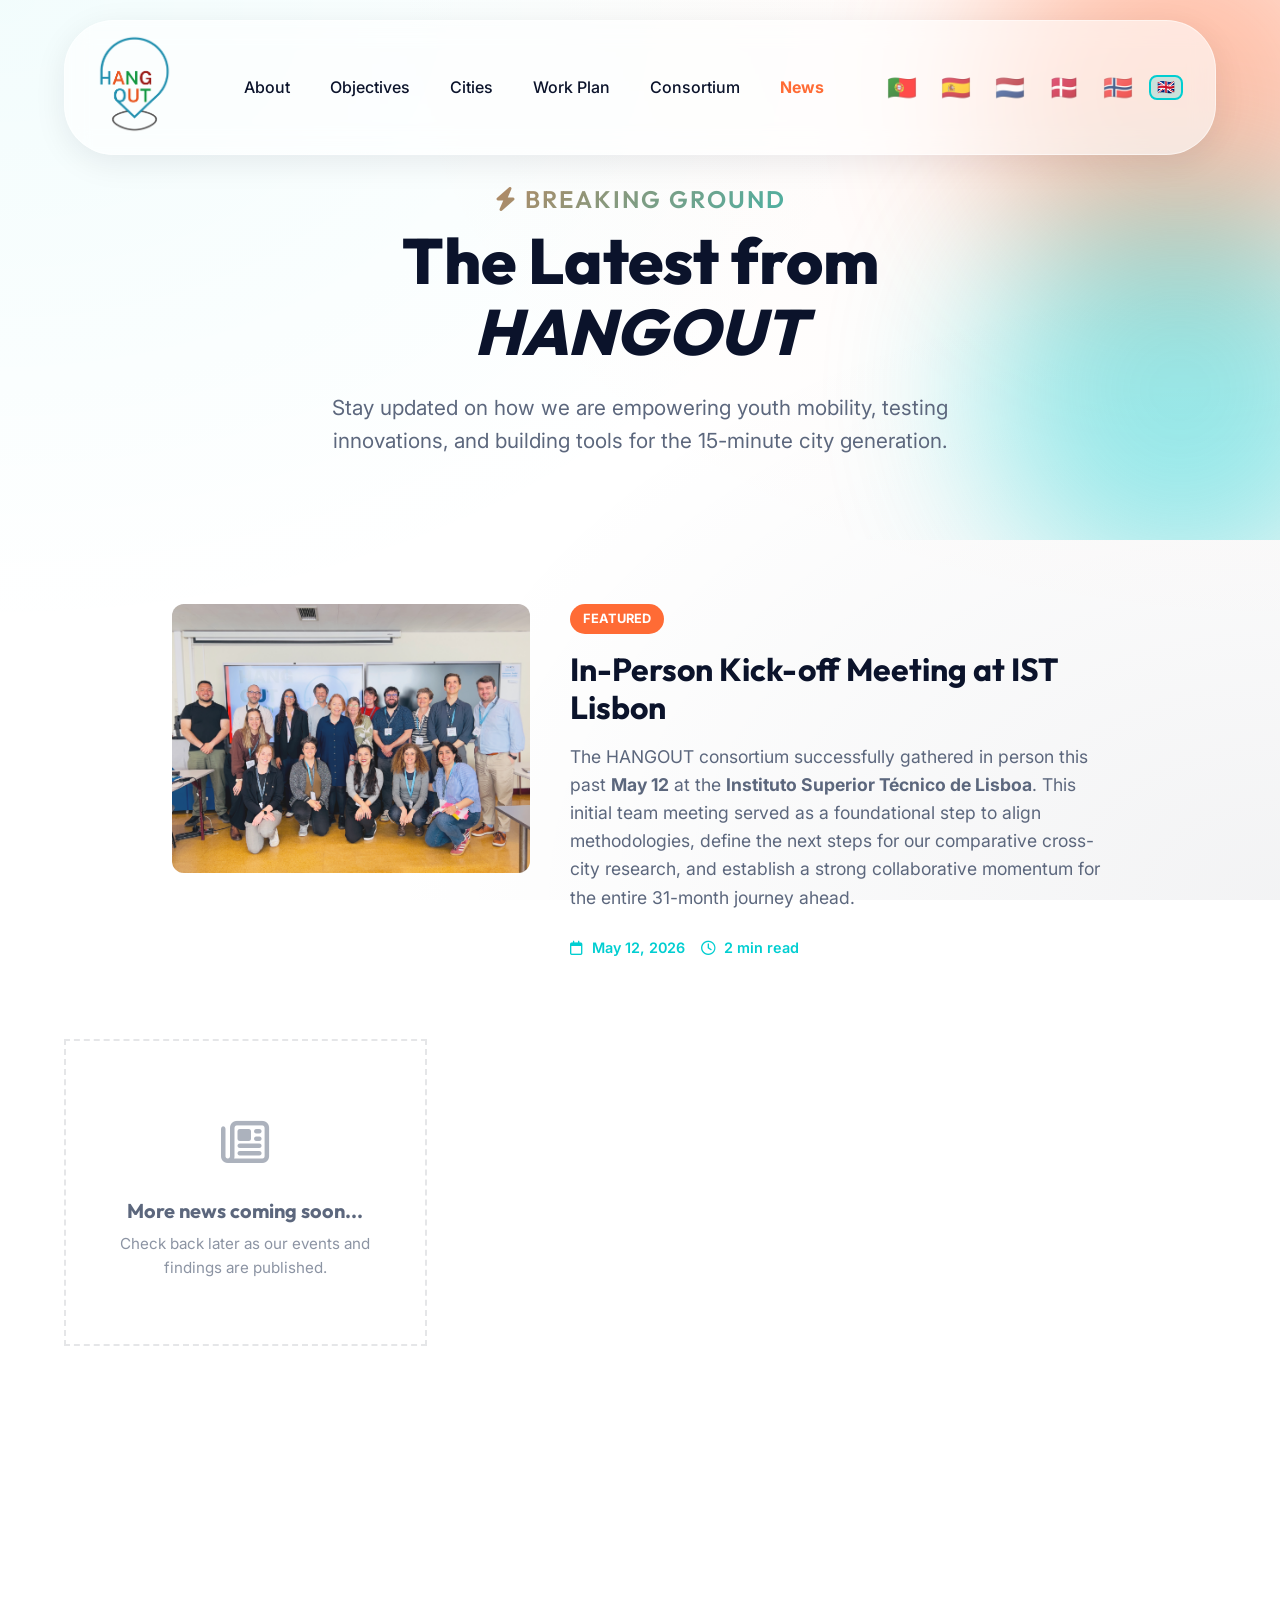
<file: news.html>
<!DOCTYPE html>
<html lang="en">

<head>
    <meta charset="UTF-8">
    <meta name="viewport" content="width=device-width, initial-scale=1.0">
    <meta name="description"
        content="Latest News - HANGOUT: Youth Mobility & Urban Innovation. Putting 14–18 year-olds at the centre of sustainable mobility planning.">
    <title>Latest News | HANGOUT Project</title>
    <link
        href="https://fonts.googleapis.com/css2?family=Inter:wght@300;400;500;600&family=Outfit:wght@400;600;800&display=swap"
        rel="stylesheet">
    <link rel="stylesheet" href="style.css">
    <link rel="stylesheet" href="https://cdnjs.cloudflare.com/ajax/libs/font-awesome/6.4.0/css/all.min.css">
</head>

<body>

    <!-- Glassmorphism Navigation -->
    <nav class="glass-nav" id="navbar">
        <div class="nav-container">
            <div class="brand">
                <a href="index.html">
                    <img src="12-logo.png" alt="Hangout Logo"
                        style="height: 100px; max-width: 350px; width: auto; object-fit: contain;">
                </a>
            </div>
            <button class="hamburger" id="hamburger" aria-label="Toggle menu">
                <i class="fa-solid fa-bars"></i>
            </button>
            <ul class="nav-links" id="nav-links">
                <li><a href="index.html#about"><span data-i18n="T_ABOUT"></span></a></li>
                <li><a href="index.html#objectives"><span data-i18n="T_OBJECTIVES"></span></a></li>
                <li><a href="index.html#cities"><span data-i18n="T_CITIES"></span></a></li>
                <li><a href="index.html#workpackages"><span data-i18n="T_WORK_PLAN"></span></a></li>
                <li><a href="index.html#consortium"><span data-i18n="T_CONSORTIUM"></span></a></li>
                <li><a href="news.html" style="color: var(--color-orange); font-weight: 700;"><span
                            data-i18n="T_NEWS"></span></a></li>
                <li class="lang-switcher" style="display: flex; gap: 8px; margin-left: 15px; align-items: center;">
                    <button class="flag-btn" data-lang="pt" title="Português (PT)"
                        onclick="switchLanguage('pt')">🇵🇹</button>
                    <button class="flag-btn" data-lang="es" title="Español" onclick="switchLanguage('es')">🇪🇸</button>
                    <button class="flag-btn" data-lang="nl" title="Nederlands"
                        onclick="switchLanguage('nl')">🇳🇱</button>
                    <button class="flag-btn" data-lang="da" title="Dansk" onclick="switchLanguage('da')">🇩🇰</button>
                    <button class="flag-btn" data-lang="no" title="Norsk" onclick="switchLanguage('no')">🇳🇴</button>
                    <button class="flag-btn active" data-lang="en" title="Reset to English"
                        onclick="switchLanguage('en')" style="font-size: 0.9rem;">🇬🇧</button>
                </li>
            </ul>
        </div>
    </nav>

    <!-- Hero Section for News -->
    <section class="hero" id="news-hero" style="min-height: 60vh; padding-top: 180px; align-items: flex-start;">
        <div class="ambient-orb orb-1" style="background: var(--color-orange);"></div>
        <div class="ambient-orb orb-2"
            style="background: var(--color-teal); width: 400px; height: 400px; right: -100px; left: auto;"></div>

        <div class="container text-center"
            style="text-align: center; max-width: 900px; margin: 0 auto; z-index: 10; position:relative;">
            <div class="subtitle text-gradient" style="font-size: 1.5rem; margin-bottom: 0.5rem;"><i
                    class="fa-solid fa-bolt"></i> <span data-i18n="T_BREAKING_GROUND"></span></div>
            <h1 class="headline" style="font-size: 4rem;"><span data-i18n="T_THE_LATEST_FROM"></span><span
                    style="font-style: italic; color: var(--color-navy);"><span data-i18n="T_HANGOUT"></span></span>
            </h1>
            <p class="description" style="margin: 0 auto; margin-top: 1.5rem; font-size: 1.3rem;"
                data-i18n="T_STAY_UPDATED_ON_HOW_WE_ARE_EMP"></p>
        </div>
    </section>

    <!-- News Grid Area -->
    <section class="news-updates" style="padding: 2rem 0 6rem; position: relative; z-index: 10;">
        <div class="container">
            <!-- News Feature Card -->
            <div class="partner-card"
                style="display: grid; grid-template-columns: 1fr 1.5fr; gap: 2.5rem; text-align: left; padding: 2rem; max-width: 1000px; margin: 0 auto 3rem; cursor: default; transform: none; height: auto;">
                <div
                    style="border-radius: 12px; overflow: hidden; background: rgba(0,0,0,0.05); aspect-ratio: 4/3; display: flex; align-items: center; justify-content: center;">
                    <img src="IMG_4192.jpeg" alt="Youth Mobility Kickoff"
                        style="width: 100%; height: 100%; object-fit: cover; opacity: 0.9;">
                </div>
                <div style="display: flex; flex-direction: column; justify-content: center;">
                    <span
                        style="display: inline-block; padding: 0.3rem 0.8rem; background: var(--color-orange); color: white; border-radius: 50px; font-size: 0.8rem; font-weight: 700; text-transform: uppercase; margin-bottom: 1rem; width: fit-content;">Featured</span>
                    <h3
                        style="font-family: var(--font-heading); font-size: 2rem; color: var(--color-navy); margin-bottom: 1rem; line-height: 1.2;">
                        In-Person Kick-off Meeting at IST Lisbon</h3>
                    <p
                        style="color: var(--color-text-muted); font-size: 1.1rem; line-height: 1.6; margin-bottom: 1.5rem;">
                        The HANGOUT consortium successfully gathered in person this past <strong>May 12</strong> at the
                        <strong>Instituto Superior Técnico de Lisboa</strong>. This initial team meeting served as a
                        foundational step to align methodologies, define the next steps for our comparative cross-city
                        research, and establish a strong collaborative momentum for the entire 31-month journey ahead.
                    </p>
                    <div
                        style="display: flex; align-items: center; gap: 1rem; font-size: 0.9rem; font-weight: 600; color: var(--color-teal);">
                        <span><i class="fa-regular fa-calendar" style="margin-right: 0.3rem;"></i> May 12, 2026</span>
                        <span><i class="fa-regular fa-clock" style="margin-right: 0.3rem;"></i> 2 min read</span>
                    </div>
                </div>
            </div>
            <div id="featured-news-container">
                <!-- Dynamically populated by news_data.js -->
            </div>

            <!-- Standard News Grid -->
            <div class="news-grid" id="standard-news-container" style="gap: 2rem; max-width: 1200px; margin: 0 auto;">

                <div class="partner-card"
                    style="cursor: default; transform: none; height: auto; align-items: center; justify-content: center; text-align: center; padding: 4rem 2rem; background: rgba(255, 255, 255, 0.2); border: 2px dashed rgba(11, 19, 43, 0.1); min-height: 300px;">
                    <div style="font-size: 3rem; color: var(--color-text-muted); margin-bottom: 1rem; opacity: 0.5;">
                        <i class="fa-regular fa-newspaper"></i>
                    </div>
                    <h4 style="font-size: 1.25rem; color: var(--color-text-muted); margin-bottom: 0.5rem; line-height: 1.3;"
                        data-i18n="T_MORE_NEWS_COMING_SOON"></h4>
                    <p style="font-size: 0.95rem; color: var(--color-text-muted); opacity: 0.7;"
                        data-i18n="T_CHECK_BACK_LATER_AS_OUR_EVENTS"></p>
                </div>

            </div>
        </div>
    </section>

    <!-- Footer -->
    <footer class="glass-footer">
        <div class="container">
            <div class="footer-grid">
                <div>
                    <div class="brand">
                        <a href="index.html">
                            <img src="12-logo.png" alt="Hangout Logo"
                                style="height: 100px; width: auto; object-fit: contain;">
                        </a>
                    </div>
                    <p class="footer-note"><span data-i18n="T_UNLOCKING_ADOLESCENTS_URBAN_AC">Unlocking adolescents'
                            urban accessibility and sustainable mobility. DUT
                            Partnership Call 2024, 15-Minute City Pathway. January 2026 – December 2028.</span></p>
                </div>
                <ul class="footer-links">
                    <li><a href="index.html#about"><span data-i18n="T_ABOUT"></span></a></li>
                    <li><a href="index.html#objectives"><span data-i18n="T_OBJECTIVES"></span></a></li>
                    <li><a href="index.html#cities"><span data-i18n="T_CITIES"></span></a></li>
                    <li><a href="index.html#consortium"><span data-i18n="T_TEAM"></span></a></li>
                </ul>
                <div
                    style="display: flex; flex-direction: column; gap: 1rem; align-items: flex-end; justify-content: center;">
                    <img src="DUT.png" alt="DUT Logo"
                        style="height: 55px; width: auto; object-fit: contain; mix-blend-mode: multiply;">
                    <img src="EU.png" alt="EU Logo" style="height: 55px; width: auto; object-fit: contain;">
                </div>
            </div>
            <div class="copyright">
                <p>&copy; 2026 HANGOUT: Youth Mobility & Urban Innovation. All rights reserved.</p>
            </div>
        </div>
    </footer>

    <script src="news_articles.js"></script>
    <script src="news_data.js"></script>
    <script src="script.js"></script>
    <script src="locales/en.js"></script>
    <script src="locales/pt.js"></script>
    <script src="locales/es.js"></script>
    <script src="locales/nl.js"></script>
    <script src="locales/da.js"></script>
    <script src="locales/no.js"></script>
    <script src="i18n.js"></script>
    <script data-goatcounter="https://hangout.goatcounter.com/count" async src="//gc.zgo.at/count.js"></script>
    <style>
        .flag-btn {
            background: none;
            border: 2px solid transparent;
            cursor: pointer;
            font-size: 1.5rem;
            padding: 2px 6px;
            border-radius: 8px;
            transition: all 0.2s ease;
            opacity: 0.7;
        }

        .flag-btn:hover {
            background: rgba(0, 0, 0, 0.05);
            transform: scale(1.1);
            opacity: 0.9;
        }

        .flag-btn.active {
            background: rgba(0, 206, 209, 0.2);
            border: 2px solid var(--color-teal, #00ced1);
            opacity: 1;
        }
    </style>
</body>

</html>
</file>
<file: style.css>
/* ==========================================================================
   CSS Variables & Design Tokens
   ========================================================================== */
:root {
    /* Color Palette */
    --color-bg: #FFFFFF;
    --color-text-main: #0B132B; /* Deep Navy Blue */
    --color-text-muted: #5C677D;
    
    --color-orange: #FF6B35; /* Vibrant Orange */
    --color-teal: #00CED1;   /* Teal */
    --color-navy: #0B132B;   /* Deep Navy Blue */

    /* Glassmorphism Variables */
    --glass-bg: rgba(255, 255, 255, 0.6);
    --glass-border: rgba(255, 255, 255, 0.5);
    --glass-shadow: 0 8px 32px 0 rgba(11, 19, 43, 0.08);
    --glass-blur: blur(12px);

    /* Typography */
    --font-heading: 'Outfit', sans-serif;
    --font-body: 'Inter', sans-serif;

    /* Transitions */
    --transition-smooth: all 0.4s cubic-bezier(0.25, 0.8, 0.25, 1);
}

/* ==========================================================================
   Base Styles
   ========================================================================== */
* {
    margin: 0;
    padding: 0;
    box-sizing: border-box;
}

html {
    scroll-behavior: smooth;
}

body {
    font-family: var(--font-body);
    background-color: var(--color-bg);
    color: var(--color-text-main);
    line-height: 1.6;
    overflow-x: hidden;
    /* Subtle mesh gradient background for Antigravity vibe */
    background-image: radial-gradient(at 0% 0%, rgba(0, 206, 209, 0.05) 0px, transparent 50%),
                      radial-gradient(at 100% 0%, rgba(255, 107, 53, 0.05) 0px, transparent 50%),
                      radial-gradient(at 100% 100%, rgba(11, 19, 43, 0.05) 0px, transparent 50%);
    background-attachment: fixed;
}

h1, h2, h3, h4, .subtitle, .brand-text {
    font-family: var(--font-heading);
}

a {
    text-decoration: none;
    color: inherit;
}

ul {
    list-style: none;
}

.container {
    max-width: 1400px;
    margin: 0 auto;
    padding: 0 5%;
}

/* ==========================================================================
   Typography & Utilities
   ========================================================================== */
.text-gradient {
    background: linear-gradient(135deg, var(--color-orange), var(--color-teal));
    -webkit-background-clip: text;
    -webkit-text-fill-color: transparent;
    background-clip: text;
}

.subtitle {
    font-size: 1.1rem;
    font-weight: 600;
    color: var(--color-teal);
    letter-spacing: 2px;
    text-transform: uppercase;
    margin-bottom: 1rem;
}

/* ==========================================================================
   Buttons
   ========================================================================== */
.btn-primary {
    display: inline-flex;
    align-items: center;
    justify-content: center;
    gap: 0.5rem;
    background: linear-gradient(135deg, var(--color-orange), #ff8c61);
    color: white;
    font-family: var(--font-heading);
    font-weight: 600;
    border-radius: 50px;
    transition: var(--transition-smooth);
    box-shadow: 0 10px 20px rgba(255, 107, 53, 0.3);
    border: 1px solid rgba(255, 255, 255, 0.3);
    position: relative;
    overflow: hidden;
}

.btn-primary::after {
    content: '';
    position: absolute;
    top: 0; left: -100%; width: 100%; height: 100%;
    background: linear-gradient(90deg, transparent, rgba(255,255,255,0.2), transparent);
    transition: all 0.6s ease;
}

.btn-primary:hover::after {
    left: 100%;
}

.btn-primary:hover {
    transform: translateY(-3px);
    box-shadow: 0 15px 25px rgba(255, 107, 53, 0.4);
}

.btn-primary.small {
    padding: 0.6rem 1.5rem;
    font-size: 0.95rem;
}

.btn-primary.large {
    padding: 1rem 2.5rem;
    font-size: 1.2rem;
}

.btn-outline {
    display: inline-flex;
    align-items: center;
    justify-content: center;
    gap: 0.5rem;
    background: transparent;
    color: white;
    font-family: var(--font-heading);
    font-weight: 600;
    border-radius: 50px;
    padding: 1rem 2.5rem;
    font-size: 1.2rem;
    transition: var(--transition-smooth);
    border: 2px solid rgba(255, 255, 255, 0.5);
}
.btn-outline:hover {
    background: white;
    color: var(--color-navy);
}

.btn-light {
    display: inline-flex;
    align-items: center;
    justify-content: center;
    gap: 0.5rem;
    background: white;
    color: var(--color-navy);
    font-family: var(--font-heading);
    font-weight: 600;
    border-radius: 50px;
    padding: 1rem 2.5rem;
    font-size: 1.2rem;
    transition: var(--transition-smooth);
}
.btn-light:hover {
    background: var(--color-teal);
    color: white;
    transform: translateY(-3px);
}

/* ==========================================================================
   Navigation (Glassmorphism)
   ========================================================================== */
.glass-nav {
    position: absolute;
    top: 20px;
    left: 50%;
    transform: translateX(-50%);
    width: 90%;
    max-width: 1200px;
    background: var(--glass-bg);
    backdrop-filter: var(--glass-blur);
    -webkit-backdrop-filter: var(--glass-blur);
    border: 1px solid var(--glass-border);
    border-radius: 50px;
    box-shadow: var(--glass-shadow);
    z-index: 1000;
    transition: var(--transition-smooth);
}

.nav-container {
    display: flex;
    justify-content: space-between;
    align-items: center;
    padding: 0.8rem 2rem;
}

.brand {
    display: flex;
    align-items: center;
    gap: 0.8rem;
}

.brand-text {
    font-size: 1.2rem;
    font-weight: 800;
    color: var(--color-navy);
    letter-spacing: 1px;
}

.hamburger {
    display: none;
    background: none;
    border: none;
    font-size: 1.8rem;
    color: var(--color-navy);
    cursor: pointer;
    transition: var(--transition-smooth);
}

.nav-links {
    display: flex;
    gap: 2.5rem;
    align-items: center;
}

.nav-links a {
    font-weight: 500;
    color: var(--color-text-main);
    transition: color 0.3s ease;
    position: relative;
}

.nav-links a::after {
    content: '';
    position: absolute;
    bottom: -4px;
    left: 0;
    width: 0;
    height: 2px;
    background: var(--color-teal);
    transition: width 0.3s ease;
}

.nav-links a:hover {
    color: var(--color-teal);
}

.nav-links a:hover::after {
    width: 100%;
}

/* ==========================================================================
   Hero Section
   ========================================================================== */
.hero {
    position: relative;
    min-height: 100vh;
    display: flex;
    align-items: center;
    padding-top: 150px; /* Offset for nav */
    overflow: hidden;
}

.ambient-orb {
    position: absolute;
    border-radius: 50%;
    filter: blur(80px);
    opacity: 0.4;
    z-index: -1;
    animation: floatOrb 10s infinite alternate cubic-bezier(0.4, 0, 0.2, 1);
}

.orb-1 { width: 400px; height: 400px; background: var(--color-teal); top: -100px; right: -100px; }
.orb-2 { width: 300px; height: 300px; background: var(--color-orange); bottom: -50px; left: -50px; animation-delay: -3s; }
.orb-3 { width: 250px; height: 250px; background: var(--color-navy); top: 40%; left: 30%; animation-delay: -6s; opacity: 0.2; }

@keyframes floatOrb {
    0% { transform: translate(0, 0) scale(1); }
    100% { transform: translate(30px, 50px) scale(1.1); }
}

.hero-content {
    display: grid;
    grid-template-columns: 1fr 1fr;
    gap: 3rem;
    width: 100%;
    align-items: center;
    z-index: 1;
}

.hero-text-area {
    padding-right: 2rem;
}

.headline {
    font-size: 4.5rem;
    font-weight: 800;
    line-height: 1.1;
    margin-bottom: 1.5rem;
    color: var(--color-navy);
}

.description {
    font-size: 1.2rem;
    color: var(--color-text-muted);
    margin-bottom: 2.5rem;
    max-width: 90%;
}

.hero-stats {
    display: flex; gap: 2.5rem; margin-top: 3.5rem;
    padding-top: 2.5rem; border-top: 1px solid var(--glass-border);
}
.stat-val {
    font-family: var(--font-heading); font-size: 2rem; font-weight: 600;
    color: var(--color-navy);
}
.stat-val sup { font-size: 1rem; vertical-align: super; }
.stat-lbl { font-size: 0.9rem; color: var(--color-text-muted); margin-top: 0.2rem; }

/* ==========================================================================
   Hero Composition (Antigravity 3D Area)
   ========================================================================== */
.hero-visual-area {
    position: relative;
    height: 600px;
    display: flex;
    justify-content: center;
    align-items: center;
    perspective: 1000px;
}

.composition-container {
    position: relative;
    width: 100%;
    height: 100%;
    transform-style: preserve-3d;
}

/* Main Video Glass Card */
.main-video-card {
    position: absolute;
    top: 50%;
    left: 50%;
    transform: translate(-50%, -50%);
    width: 90%;
    max-width: 600px;
    aspect-ratio: 16/9;
    background: rgba(255, 255, 255, 0.2);
    backdrop-filter: var(--glass-blur);
    border: 1px solid rgba(255, 255, 255, 0.4);
    border-radius: 24px;
    padding: 1rem;
    box-shadow: 0 20px 50px rgba(11, 19, 43, 0.15),
                inset 0 0 0 1px rgba(255, 255, 255, 0.5);
    z-index: 2;
}

.glass-header {
    display: flex;
    gap: 8px;
    margin-bottom: 12px;
}

.dot {
    width: 12px;
    height: 12px;
    border-radius: 50%;
}
.dot.red { background: #FF5F56; }
.dot.yellow { background: #FFBD2E; }
.dot.green { background: #27C93F; }

.hero-video {
    width: 100%;
    height: 100%;
    object-fit: contain;
    border-radius: 12px;
}

/* Floating Elements around video */
.floating-element {
    position: absolute;
    z-index: 3;
}

.glass-icon {
    width: 80px;
    height: 80px;
    display: flex;
    align-items: center;
    justify-content: center;
    font-size: 2.5rem;
    background: rgba(255, 255, 255, 0.7);
    backdrop-filter: blur(8px);
    border-radius: 20px;
    border: 1px solid rgba(255, 255, 255, 0.8);
    box-shadow: 0 15px 35px rgba(0,0,0,0.1);
    color: var(--color-navy);
}

.orange-glow { color: var(--color-orange) !important; box-shadow: 0 10px 25px rgba(255, 107, 53, 0.25) !important; }
.teal-glow { color: var(--color-teal) !important; box-shadow: 0 10px 25px rgba(0, 206, 209, 0.25) !important; }
.navy-glow { color: var(--color-navy) !important; box-shadow: 0 10px 25px rgba(11, 19, 43, 0.25) !important; }
.purple-glow { color: #9333ea !important; box-shadow: 0 10px 25px rgba(147, 51, 234, 0.25) !important; }
.pink-glow { color: #db2777 !important; box-shadow: 0 10px 25px rgba(219, 39, 119, 0.25) !important; }
.yellow-glow { color: #f59e0b !important; box-shadow: 0 10px 25px rgba(245, 158, 11, 0.25) !important; }

.el-1 { top: 15%; left: 10%; } /* Bicycle */
.el-2 { bottom: 15%; right: 5%; } /* Bus */
.el-3 { top: 20%; right: -5%; } /* Buildings */

/* Antigravity Animations */
.floating-element.floating-slow { animation: floatEl 6s ease-in-out infinite; }
.floating-element.floating-medium { animation: floatEl 5s ease-in-out infinite reverse; }
.floating-element.floating-fast { animation: floatEl 4s ease-in-out infinite; }
@keyframes floatEl {
    0% { transform: translateY(0px) rotate(0deg); }
    50% { transform: translateY(-15px) rotate(3deg); }
    100% { transform: translateY(0px) rotate(0deg); }
}

/* ==========================================================================
   Ticker Section
   ========================================================================== */
@keyframes tick { from{transform:translateX(0)} to{transform:translateX(-50%)} }
.ticker-wrap {
    background: rgba(255, 255, 255, 0.4);
    backdrop-filter: var(--glass-blur);
    border-top: 1px solid var(--glass-border);
    border-bottom: 1px solid var(--glass-border);
    overflow: hidden; padding: 1rem 0;
    position: relative; z-index: 10;
}
.ticker { display: inline-block; animation: tick 25s linear infinite; white-space: nowrap; }
.ticker-item {
    display: inline-flex; align-items: center; gap: 0.8rem;
    font-size: 0.9rem; font-weight: 600; letter-spacing: 0.05em;
    text-transform: uppercase; color: var(--color-navy); margin-right: 3rem;
}
.ticker-dot { width: 6px; height: 6px; border-radius: 50%; background: var(--color-orange); }

/* ==========================================================================
   About Section
   ========================================================================== */
.about { padding: 4rem 0; position: relative; z-index: 10; }
.grid-2 { display: grid; grid-template-columns: 1fr 1fr; gap: 4rem; align-items: start; }
.about-text p { margin-bottom: 1.5rem; font-size: 1.15rem; color: var(--color-text-muted); }
.about-tags { display: flex; flex-wrap: wrap; gap: 0.8rem; margin-top: 2rem; }
.tag {
    font-size: 0.85rem; font-weight: 500;
    padding: 0.5rem 1.2rem; border-radius: 50px;
    border: 1px solid var(--glass-border); color: var(--color-navy);
    background: rgba(255, 255, 255, 0.5); transition: var(--transition-smooth); cursor: default;
}
.tag:hover { background: var(--color-navy); color: white; border-color: var(--color-navy); }

.phase-card {
    background: rgba(255, 255, 255, 0.4); backdrop-filter: var(--glass-blur);
    border-radius: 20px; border: 1px solid var(--glass-border); padding: 1.5rem 2rem;
    margin-bottom: 1.5rem; transition: var(--transition-smooth);
}
.phase-card:hover { transform: translateY(-5px); background: rgba(255, 255, 255, 0.7); box-shadow: var(--glass-shadow); }
.phase-header { display: flex; align-items: center; gap: 1rem; margin-bottom: 0.8rem; }
.phase-num { width: 44px; height: 44px; border-radius: 12px; display: flex; align-items: center; justify-content: center; font-weight: 800; color: white; font-size: 1.1rem; }
.phase-num.s1 { background: var(--color-orange); }
.phase-num.s2 { background: var(--color-teal); }
.phase-num.s3 { background: var(--color-navy); }
.phase-card h4 { font-size: 1.1rem; color: var(--color-navy); margin-bottom: 0.5rem; }
.phase-card p { font-size: 0.95rem; color: var(--color-text-muted); }
.phase-months { display: block; margin-top: 0.5rem; font-size: 0.8rem; font-weight: 600; color: var(--color-teal); text-transform: uppercase;}

/* ==========================================================================
   Hero Visual Enhancement
   ========================================================================== */
.hero-image {
    width: 100%;
    height: 100%;
    object-fit: cover;
    border-radius: 12px;
}

.glass-tag {
    position: absolute;
    bottom: 15px;
    right: 15px;
    padding: 0.6rem 1.2rem;
    background: rgba(255, 255, 255, 0.4);
    backdrop-filter: blur(8px);
    -webkit-backdrop-filter: blur(8px);
    border: 1px solid rgba(255, 255, 255, 0.5);
    border-radius: 50px;
    color: var(--color-navy);
    font-weight: 700;
    font-size: 0.85rem;
    text-transform: uppercase;
    letter-spacing: 1px;
    box-shadow: 0 5px 15px rgba(0,0,0,0.1);
}

/* ==========================================================================
   Features/Objectives Section
   ========================================================================== */
.features { padding: 4rem 0; position: relative; z-index: 10; }
.section-header { text-align: center; margin-bottom: 4rem; }
.section-header h2 { font-size: 3rem; color: var(--color-navy); }

.cards-grid {
    display: grid;
    grid-template-columns: repeat(4, 1fr);
    gap: 2rem;
}

.glass-feature-card {
    background: rgba(255, 255, 255, 0.4);
    backdrop-filter: var(--glass-blur);
    border: 1px solid var(--glass-border);
    border-radius: 24px;
    padding: 2.5rem 2rem;
    display: flex; flex-direction: column;
    box-shadow: var(--glass-shadow);
    transition: all 0.5s cubic-bezier(0.25, 0.8, 0.25, 1);
    transform-style: preserve-3d;
}
.glass-feature-card:hover {
    background: rgba(255, 255, 255, 0.7);
    box-shadow: 0 25px 50px rgba(11, 19, 43, 0.1);
    border-color: rgba(255, 255, 255, 0.8);
}

.obj-so { font-weight: 800; color: var(--color-text-muted); margin-bottom: 1rem; }
.card-icon-wrapper {
    width: 60px; height: 60px; border-radius: 16px;
    display: flex; align-items: center; justify-content: center;
    font-size: 1.8rem; margin-bottom: 1.5rem;
    background: rgba(255, 255, 255, 0.8);
    box-shadow: 0 10px 20px rgba(0,0,0,0.05);
}
.card-icon-wrapper.orange { color: var(--color-orange); }
.card-icon-wrapper.teal { color: var(--color-teal); }
.card-icon-wrapper.navy { color: var(--color-navy); }
.card-icon-wrapper.purple { color: #9B5DE5; }

.glass-feature-card h3 { font-size: 1.25rem; color: var(--color-navy); margin-bottom: 1rem; font-weight: 600; line-height: 1.4; }
.glass-feature-card p { color: var(--color-text-muted); font-size: 0.95rem; }

/* ==========================================================================
   Cities Area
   ========================================================================== */
.cities { padding: 4rem 0; position: relative; z-index: 10; }
.cities-map-area { position: relative; }
.map-placeholder {
    border-radius: 24px; overflow: hidden; border: 1px solid var(--glass-border);
    height: 500px; position: relative; box-shadow: var(--glass-shadow); background: white;
}
#hangout-map { width: 100%; height: 100%; z-index: 1; }

.cities-list { display: flex; flex-direction: column; gap: 1.5rem; }
.city-row-card {
    background: rgba(255, 255, 255, 0.5); border: 1px solid var(--glass-border);
    backdrop-filter: var(--glass-blur); border-radius: 20px; padding: 1.5rem;
    display: flex; align-items: center; gap: 1.5rem; transition: var(--transition-smooth);
}
.city-row-card:hover { transform: translateX(10px); background: rgba(255, 255, 255, 0.8); box-shadow: var(--glass-shadow); }

.city-flag-big { font-size: 2.5rem; line-height: 1; }
.city-info h4 { font-size: 1.2rem; margin-bottom: 0.3rem; }
.city-info span { font-size: 0.95rem; color: var(--color-text-muted); }
.city-badge-sm {
    margin-left: auto;
    font-size: 0.75rem; font-weight: 700; text-transform: uppercase; padding: 0.4rem 0.8rem; border-radius: 50px;
}
.city-badge-sm.pilot { background: rgba(0, 206, 209, 0.2); color: var(--color-teal); }
.city-badge-sm.observer { background: rgba(11, 19, 43, 0.1); color: var(--color-navy); }

/* ==========================================================================
   Work Packages Area
   ========================================================================== */
.workpackages { padding: 4rem 0; position: relative; z-index: 10; }
.wp-grid { display: grid; grid-template-columns: 1fr 1fr; gap: 2rem; }
.wp-card {
    background: rgba(255, 255, 255, 0.5); backdrop-filter: var(--glass-blur);
    border: 1px solid var(--glass-border); border-radius: 20px; padding: 2rem;
    display: grid; grid-template-columns: auto 1fr auto; gap: 1.5rem; align-items: start;
    transition: var(--transition-smooth); box-shadow: var(--glass-shadow);
}
.wp-card:hover { transform: translateY(-5px); background: rgba(255, 255, 255, 0.8); }
.wp-num { width: 50px; height: 50px; border-radius: 12px; display: flex; align-items: center; justify-content: center; font-weight: 800; color: white; font-size: 1.2rem; }
.wp-body h4 { font-size: 1.1rem; margin-bottom: 0.5rem; }
.wp-body p { font-size: 0.95rem; color: var(--color-text-muted); }
.wp-meta { font-size: 0.85rem; font-weight: 600; color: var(--color-teal); text-align: right; }
.wp-card.full { grid-column: 1 / -1; }

/* ==========================================================================
   Consortium Area
   ========================================================================== */
.consortium { padding: 4rem 0; position: relative; z-index: 10; }
.partners-grid { display: grid; grid-template-columns: repeat(4, 1fr); gap: 2rem; }
.partner-card {
    perspective: 1000px;
    height: 340px; /* fixed height for grid */
    cursor: pointer;
    background: transparent;
}
.partner-card:hover .partner-card-inner {
    transform: translateY(-5px);
}
.partner-card-inner {
    position: relative;
    width: 100%;
    height: 100%;
    transition: transform 0.6s var(--transition-smooth);
    transform-style: preserve-3d;
}
.partner-card.flipped .partner-card-inner {
    transform: rotateY(180deg);
}
.partner-card.flipped:hover .partner-card-inner {
    transform: rotateY(180deg) translateY(-5px);
}
.partner-card-front, .partner-card-back {
    position: absolute;
    width: 100%;
    height: 100%;
    backface-visibility: hidden;
    background: rgba(255, 255, 255, 0.4); 
    backdrop-filter: var(--glass-blur); -webkit-backdrop-filter: var(--glass-blur);
    border: 1px solid var(--glass-border); border-radius: 20px; 
    padding: 2.5rem 1.5rem;
    display: flex; flex-direction: column; align-items: center; text-align: center; gap: 1.2rem;
    transition: var(--transition-smooth); box-shadow: var(--glass-shadow);
    overflow-y: auto;
}
.partner-card:hover .partner-card-front { 
    background: rgba(255, 255, 255, 0.8);
    box-shadow: 0 15px 35px rgba(11, 19, 43, 0.1);
}
.partner-card:hover .partner-card-back { 
    box-shadow: 0 15px 35px rgba(11, 19, 43, 0.1);
}
.partner-card-back {
    transform: rotateY(180deg);
    padding: 1.5rem;
    gap: 0;
    background: #FFFFFF;
}
.partner-card-front::-webkit-scrollbar, .partner-card-back::-webkit-scrollbar {
    width: 4px;
}
.partner-card-front::-webkit-scrollbar-thumb, .partner-card-back::-webkit-scrollbar-thumb {
    background: var(--color-teal);
    border-radius: 10px;
}
.partner-card-back h4 {
    color: var(--color-orange);
    margin-bottom: 0.8rem;
    width: 100%;
    text-align: center;
    font-size: 1.1rem;
    border-bottom: 1px solid rgba(11, 19, 43, 0.1);
    padding-bottom: 0.5rem;
    cursor: pointer;
    transition: color 0.3s;
    display: flex;
    justify-content: center;
    align-items: center;
    gap: 0.5rem;
}
.partner-card-back h4:hover {
    color: var(--color-teal);
}
.team-list {
    display: flex;
    flex-direction: column;
    gap: 0.8rem;
    width: 100%;
    font-size: 0.9rem;
    text-align: center;
    align-items: center;
}
.team-list > div {
    display: flex;
    flex-direction: column;
    align-items: center;
}
.team-list a {
    color: var(--color-navy);
    font-weight: 600;
    transition: color 0.3s;
    text-decoration: none;
    display: inline-flex;
    justify-content: center;
    align-items: center;
    gap: 0.5rem;
}
.team-list a:hover {
    color: var(--color-teal);
}
.team-role {
    font-size: 0.75rem;
    color: var(--color-text-muted);
    line-height: 1.2;
    display: block;
    margin-top: 0.2rem;
}
.partner-logo-wrap { height: 75px; display: flex; align-items: center; justify-content: center; }
.partner-logo-wrap img { max-height: 60px; max-width: 100%; object-fit: contain; mix-blend-mode: multiply; }
.partner-initials-fallback { width: 60px; height: 60px; border-radius: 12px; display: none; align-items: center; justify-content: center; color: white; font-weight: 800; }
.partner-card h4 { font-size: 1rem; }
.partner-country { font-size: 0.9rem; color: var(--color-text-muted); }
.partner-role-tag { font-size: 0.75rem; font-weight: 700; text-transform: uppercase; padding: 0.3rem 0.8rem; border-radius: 50px; margin-top: auto; }
.role-coord { background: rgba(255, 107, 53, 0.15); color: var(--color-orange); }
.role-partner { background: rgba(11, 19, 43, 0.1); color: var(--color-navy); }
.role-city { background: rgba(0, 206, 209, 0.15); color: var(--color-teal); }
.role-coop { background: rgba(11, 19, 43, 0.05); color: var(--color-text-muted); }

/* ==========================================================================
   CTA Section
   ========================================================================== */
.cta-section {
    background: rgba(255, 255, 255, 0.4);
    backdrop-filter: var(--glass-blur);
    padding: 6rem 0; text-align: center; color: var(--color-navy);
    border-radius: 40px; margin: 4rem 5%; position: relative; overflow: hidden;
    box-shadow: var(--glass-shadow);
    border: 1px solid var(--glass-border);
}
.cta-section::before {
    content: ''; position: absolute; top: -50%; left: -50%; width: 200%; height: 200%;
    background: radial-gradient(circle at center, rgba(0, 206, 209, 0.2) 0%, transparent 60%);
    animation: rotateGradient 20s linear infinite; z-index: 0; pointer-events: none;
}
@keyframes rotateGradient {
    100% { transform: rotate(360deg); }
}
.cta-content { position: relative; z-index: 10; }
.cta-section .section-header h2 { color: var(--color-navy); margin-bottom: 1rem; }
.cta-section p { font-size: 1.15rem; color: var(--color-text-muted); max-width: 600px; margin: 0 auto; }
.cta-buttons { display: flex; gap: 1.5rem; justify-content: center; margin-top: 2.5rem; }

/* CTA Floating Elements */
.cta-floating-elements {
    position: absolute;
    top: 0; left: 0; width: 100%; height: 100%;
    pointer-events: none;
    z-index: 1;
}

.glass-icon-mini {
    width: 60px;
    height: 60px;
    display: flex;
    align-items: center;
    justify-content: center;
    font-size: 1.5rem;
    background: rgba(255, 255, 255, 0.4);
    backdrop-filter: blur(8px);
    border-radius: 15px;
    border: 1px solid rgba(255, 255, 255, 0.6);
    box-shadow: 0 10px 25px rgba(0,0,0,0.05);
    color: var(--color-navy);
}

.cta-el-1 { top: 15%; left: 8%; }
.cta-el-2 { bottom: 20%; left: 12%; }
.cta-el-3 { top: 25%; right: 10%; }
.cta-el-4 { bottom: 15%; right: 15%; }

@media (max-width: 1024px) {
    .cta-el-1, .cta-el-4 { display: none; }
}
@media (max-width: 768px) {
    .cta-floating-elements { display: none; }
}

/* ==========================================================================
   Footer
   ========================================================================== */
.glass-footer {
    padding: 4rem 0 2rem; margin-top: 4rem;
    background: rgba(255, 255, 255, 0.5); backdrop-filter: blur(5px);
    border-top: 1px solid rgba(255, 255, 255, 0.5); color: var(--color-text-muted);
}
.footer-grid { display: grid; grid-template-columns: 1fr auto 1fr; gap: 2rem; align-items: center; margin-bottom: 3rem; }
.footer-note { font-size: 0.9rem; margin-top: 1rem; line-height: 1.6; }
.footer-links { display: flex; gap: 2rem; justify-content: center; font-weight: 500; }
.footer-links a:hover { color: var(--color-orange); }
.dut-box { background: rgba(255,255,255,0.8); border-radius: 16px; padding: 1.5rem; text-align: right; box-shadow: var(--glass-shadow); }
.dut-box small { display: block; font-size: 0.8rem; font-weight: 700; color: var(--color-teal); text-transform: uppercase; margin-bottom: 0.5rem; }
.dut-box span { font-size: 0.9rem; }
.copyright { text-align: center; border-top: 1px solid var(--glass-border); padding-top: 2rem; font-size: 0.9rem; }

/* ==========================================================================
   News Page Layouts
   ========================================================================== */
.news-feature-card {
    display: grid;
    grid-template-columns: 1fr 1.5fr;
}

.news-grid {
    display: grid;
    grid-template-columns: repeat(3, 1fr);
}

/* ==========================================================================
   Responsive Design
   ========================================================================== */
@media (max-width: 1024px) {
    .hamburger { display: block; }
    .nav-links {
        position: absolute;
        top: 100%;
        left: 0;
        right: 0;
        background: rgba(255, 255, 255, 0.95);
        backdrop-filter: var(--glass-blur);
        -webkit-backdrop-filter: var(--glass-blur);
        flex-direction: column;
        padding: 2rem;
        border-radius: 20px;
        box-shadow: var(--glass-shadow);
        border: 1px solid var(--glass-border);
        gap: 1.5rem;
        opacity: 0;
        visibility: hidden;
        transform: translateY(-20px);
        transition: var(--transition-smooth);
        text-align: center;
    }
    .nav-links.active {
        opacity: 1;
        visibility: visible;
        transform: translateY(10px);
    }
    .lang-switcher {
        margin-left: 0 !important;
        justify-content: center;
        flex-wrap: wrap;
        margin-top: 1rem;
    }

    .headline { font-size: 3.5rem; }
    .grid-2 { grid-template-columns: 1fr; }
    .about-text { padding-right: 0; }
    .cards-grid, .partners-grid { grid-template-columns: repeat(2, 1fr); }
    .news-grid { grid-template-columns: repeat(2, 1fr); }
    .footer-grid { grid-template-columns: 1fr; text-align: center; }
    .dut-box { text-align: center; }
    .wp-grid { grid-template-columns: 1fr; }
}

@media (max-width: 768px) {
    .hero-content { grid-template-columns: 1fr; text-align: center; padding-top: 4rem; }
    .hero-text-area { padding-right: 0; }
    .hero-stats { justify-content: center; flex-wrap: wrap; }
    
    .cards-grid, .partners-grid { grid-template-columns: 1fr; }
    .news-feature-card { grid-template-columns: 1fr; }
    .news-grid { grid-template-columns: 1fr; }
    .cta-buttons { flex-direction: column; }
}
</file>
